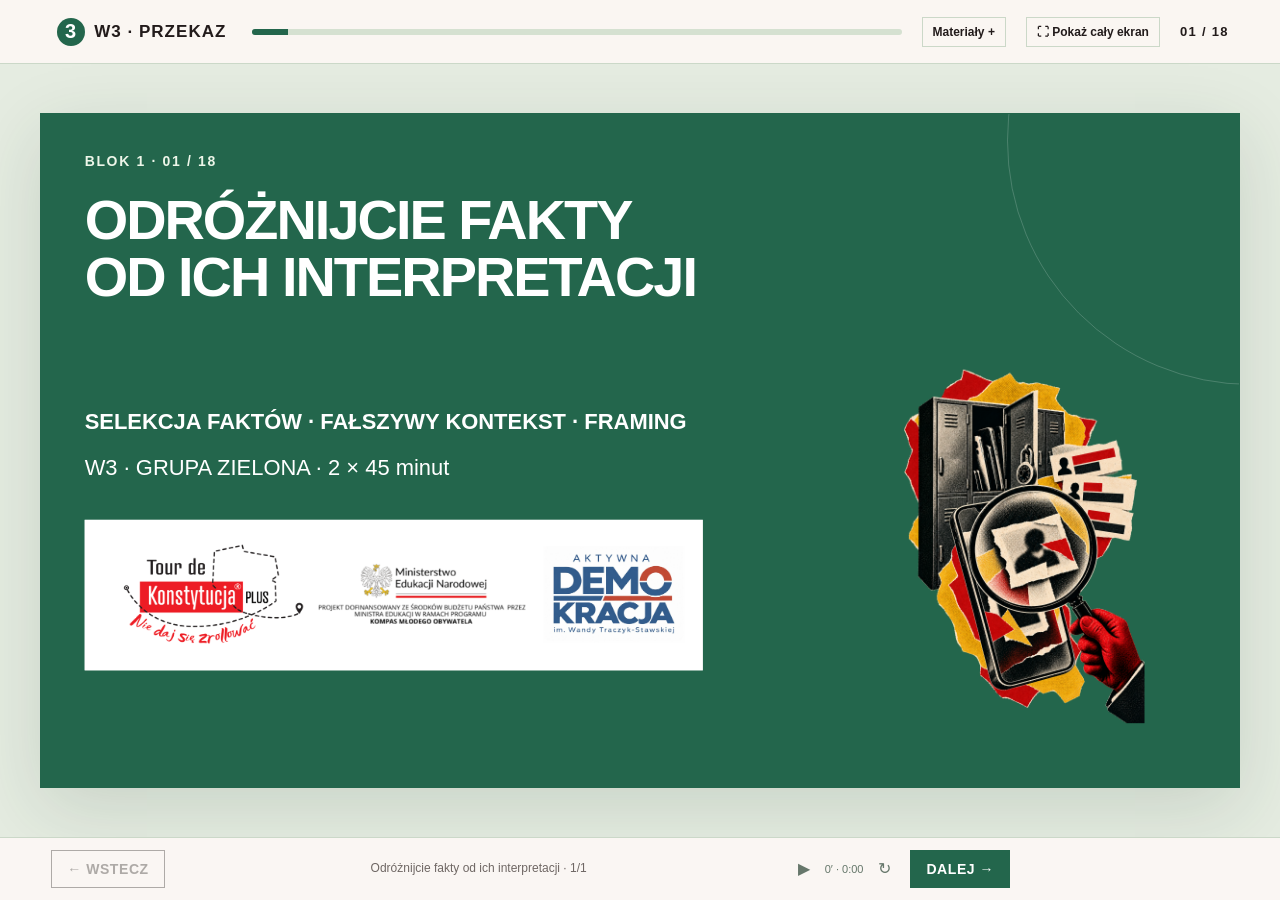
<file: index.html>
<!doctype html><html lang="pl"><head><meta charset="utf-8"><meta name="viewport" content="width=device-width,initial-scale=1"><meta name="theme-color" content="#23664c"><title>W3 · grupa zielona — PRZEKAZ</title><link rel="stylesheet" href="styles.css"><link rel="stylesheet" href="logos.css"><link rel="stylesheet" href="workshop.css"><link rel="stylesheet" href="grupa3.css?v=clock-63"><link rel="stylesheet" href="zielona.css?v=staly-film-8"></head><body><a class="skip-link" href="#slide">Przejdź do treści</a><header class="topbar"><button class="brand" id="overviewButton" aria-expanded="false" aria-controls="overview"><span class="brand-mark">3</span><span>W3 · PRZEKAZ</span></button><div class="progress-wrap"><div class="progress" id="progress"></div></div><button class="small-button" id="extrasButton">Materiały +</button><button class="small-button" id="fullscreenButton" aria-label="Pokaż cały ekran" aria-pressed="false">⛶ Pokaż cały ekran</button><p class="counter" id="counter"></p></header><aside class="overview" id="overview" aria-label="Mapa warsztatu" hidden></aside><main class="shell"><section id="slide" class="slide" tabindex="-1"></section></main><footer class="controls"><button class="nav-button" id="backButton">← Wstecz</button><div class="hint" id="stageLabel"></div><button class="nav-button primary" id="nextButton">Dalej →</button></footer><dialog id="extrasDialog" aria-labelledby="extrasTitle"><div class="dialog-head"><h2 id="extrasTitle">Materiały dodatkowe</h2><button class="work-button secondary" id="closeExtras">Zamknij</button></div><nav class="extra-nav"><button data-extra="film">Krótkie rolki</button><button data-extra="fiszki">Fiszki</button><button data-extra="mapa">Mapa pojęć</button><button data-extra="quiz">Quiz</button><button data-extra="dokumenty">Scenariusz i karty</button></nav><div id="extraContent"></div></dialog><script src="content.js?v=bez-wyroznienia-59"></script><script src="app.js?v=clock-63"></script><script src="lesson-clock.js?v=clock-63"></script><script src="branding.js"></script></body></html>
</file>
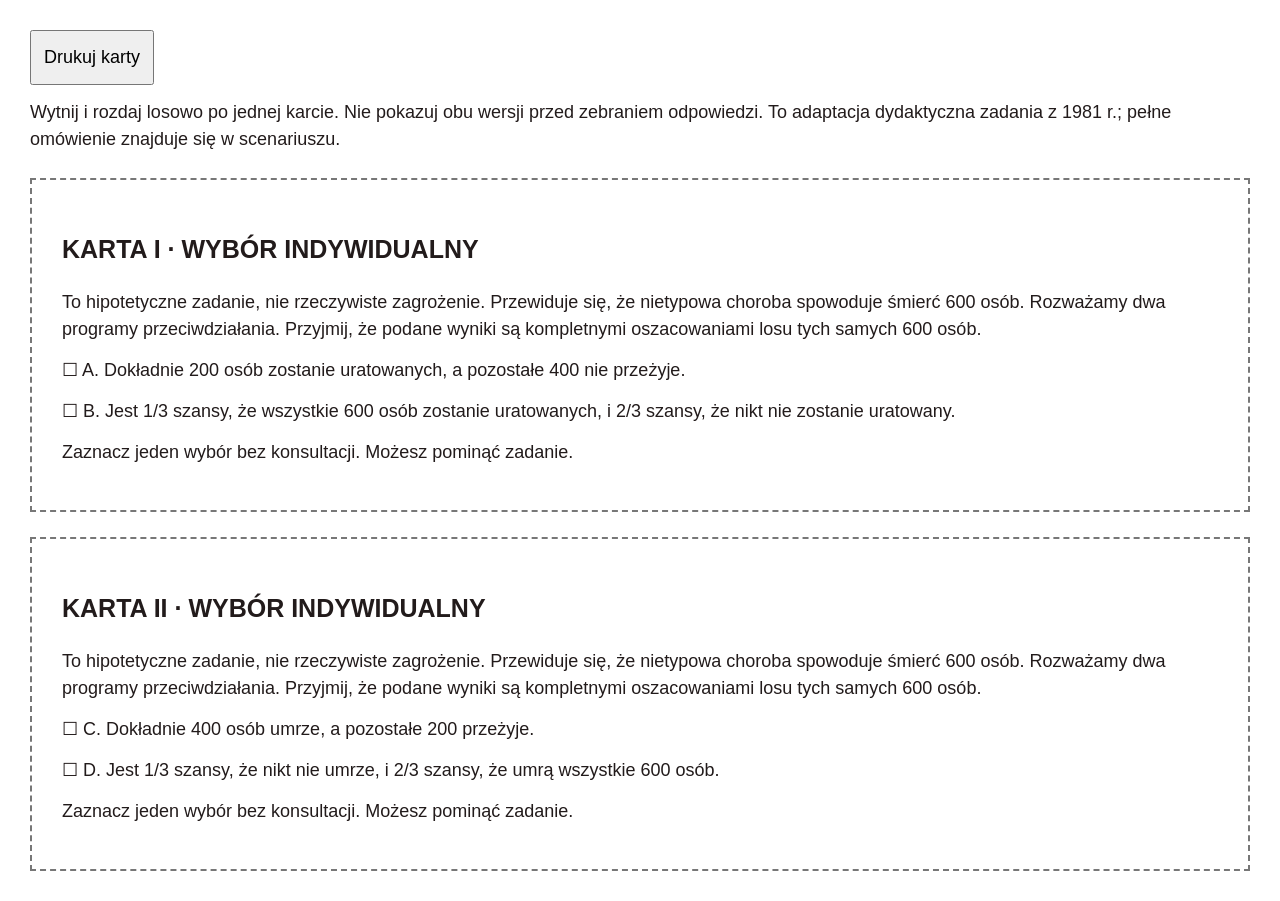
<file: karty.html>
<!doctype html><html lang="pl"><meta charset="utf-8"><title>Karty decyzji — demonstracja ramowania</title><style>body{font:18px/1.5 Arial;color:#221b1b;margin:30px}article{border:2px dashed #777;padding:30px;margin:25px 0;break-inside:avoid}h1{font-size:25px}p{margin:14px 0}.controls{margin:20px 0}button{font:inherit;padding:12px}@media print{.controls{display:none}body{margin:0;font-size:14pt}article{margin:10mm 0;padding:8mm}}</style><div class="controls"><button onclick="window.print()">Drukuj karty</button><p>Wytnij i rozdaj losowo po jednej karcie. Nie pokazuj obu wersji przed zebraniem odpowiedzi. To adaptacja dydaktyczna zadania z 1981 r.; pełne omówienie znajduje się w scenariuszu.</p></div><article><h1>KARTA I · WYBÓR INDYWIDUALNY</h1><p>To hipotetyczne zadanie, nie rzeczywiste zagrożenie. Przewiduje się, że nietypowa choroba spowoduje śmierć 600 osób. Rozważamy dwa programy przeciwdziałania. Przyjmij, że podane wyniki są kompletnymi oszacowaniami losu tych samych 600 osób.</p><p>☐ A. Dokładnie 200 osób zostanie uratowanych, a pozostałe 400 nie przeżyje.</p><p>☐ B. Jest 1/3 szansy, że wszystkie 600 osób zostanie uratowanych, i 2/3 szansy, że nikt nie zostanie uratowany.</p><p>Zaznacz jeden wybór bez konsultacji. Możesz pominąć zadanie.</p></article><article><h1>KARTA II · WYBÓR INDYWIDUALNY</h1><p>To hipotetyczne zadanie, nie rzeczywiste zagrożenie. Przewiduje się, że nietypowa choroba spowoduje śmierć 600 osób. Rozważamy dwa programy przeciwdziałania. Przyjmij, że podane wyniki są kompletnymi oszacowaniami losu tych samych 600 osób.</p><p>☐ C. Dokładnie 400 osób umrze, a pozostałe 200 przeżyje.</p><p>☐ D. Jest 1/3 szansy, że nikt nie umrze, i 2/3 szansy, że umrą wszystkie 600 osób.</p><p>Zaznacz jeden wybór bez konsultacji. Możesz pominąć zadanie.</p></article></html>
</file>
<file: styles.css>
:root{--red:#c62828;--red-dark:#8e1e1e;--ink:#221b1b;--paper:#fbf7f4;--warm:#f3e9e4;--yellow:#f7d86b;--blue:#b9dcef;--green:#2f765d;--line:#d9c8c1;--display:"Arial Narrow","Aptos Display",Impact,sans-serif;--body:Inter,"Aptos",Arial,sans-serif}*{box-sizing:border-box}body{margin:0;background:#ede4df;color:var(--ink);font-family:var(--body);min-width:320px}.skip-link{position:fixed;z-index:20;top:-40px;left:16px;background:#fff;padding:10px;color:#111}.skip-link:focus{top:16px}.topbar{height:64px;display:flex;align-items:center;gap:20px;padding:0 4vw;background:rgba(251,247,244,.95);border-bottom:1px solid var(--line);position:sticky;top:0;z-index:10}.brand{display:flex;align-items:center;gap:9px;border:0;background:transparent;color:var(--ink);font:700 17px var(--display);letter-spacing:.06em;cursor:pointer}.brand-mark{display:grid;place-items:center;width:28px;height:28px;border-radius:50%;background:var(--red);color:#fff;font:800 20px var(--display)}.progress-wrap{height:6px;flex:1;background:#e2d7d2;border-radius:999px;overflow:hidden}.progress{height:100%;width:5%;background:var(--red);transition:width .4s ease}.counter{font:700 13px var(--display);letter-spacing:.1em;white-space:nowrap}.shell{min-height:calc(100vh - 126px);padding:clamp(16px,3vw,42px) 4vw 34px;display:grid;place-items:center}.slide{width:min(1200px,100%);min-height:min(67.5vw,680px);border:1px solid #dfd0c9;background:var(--paper);box-shadow:0 20px 70px rgba(64,30,25,.14);position:relative;overflow:hidden;isolation:isolate;animation:arrive .38s both}.slide::before{content:"";position:absolute;width:38vw;height:38vw;border:1px solid rgba(198,40,40,.13);border-radius:50%;right:-20vw;top:-17vw;z-index:-1}.slide.red{background:var(--red);color:#fff;border:0}.slide.red::before{border-color:rgba(255,255,255,.18)}@keyframes arrive{from{opacity:.25;transform:translateX(18px)}to{opacity:1;transform:translateX(0)}}.slide-inner{min-height:min(67.5vw,680px);padding:clamp(27px,5vw,72px);display:flex;flex-direction:column;gap:clamp(16px,2vw,30px)}.eyebrow{font:800 clamp(12px,1.4vw,16px) var(--display);letter-spacing:.12em;text-transform:uppercase;margin:0;color:var(--red)}.red .eyebrow{color:#ffe9e0}.title{margin:0;font:800 clamp(40px,7vw,92px)/.88 var(--display);letter-spacing:-.035em;text-transform:uppercase}.title.mid{font-size:clamp(36px,5.5vw,72px)}.lead{max-width:800px;margin:0;font-size:clamp(18px,2.25vw,30px);line-height:1.25}.red .lead{color:#ffeae3}.hero{display:grid;grid-template-columns:minmax(0,1.15fr) minmax(270px,.85fr);gap:26px;align-items:center;height:100%}.hero .illustration{max-width:460px;width:100%;justify-self:end;align-self:center}.stamp{position:absolute;right:7%;top:8%;transform:rotate(8deg);padding:7px 11px;border:3px solid var(--red);color:var(--red);font:800 16px var(--display);letter-spacing:.1em}.story{font-size:clamp(17px,1.75vw,23px);line-height:1.45;max-width:740px}.accent{color:var(--red);font-weight:800}.image-corner{position:absolute;right:5%;bottom:5%;width:clamp(130px,21vw,280px);max-height:38%;object-fit:contain;object-position:bottom right;pointer-events:none}.split{display:grid;grid-template-columns:1.03fr .97fr;gap:clamp(22px,4vw,60px);align-items:center;min-height:0;flex:1}.image-side{width:100%;max-height:390px;object-fit:contain}.phone{border:11px solid #221b1b;border-radius:32px;background:#fff;box-shadow:9px 9px 0 #f0ccc8;min-height:420px;padding:17px;position:relative}.phone::before{content:"";display:block;width:30%;height:8px;border-radius:99px;background:#221b1b;margin:0 auto 13px}.chat-heading{font-size:13px;font-weight:800;border-bottom:1px solid #ddd;padding:0 0 10px}.bubble{margin-top:24px;margin-left:20px;background:#f1f1f1;border-radius:18px 18px 18px 4px;padding:14px;font-size:18px;line-height:1.35}.avatar{display:inline-grid;place-items:center;width:28px;height:28px;border-radius:50%;background:var(--red);color:#fff;font-size:13px;font-weight:800;margin-right:6px}.time{font-size:12px;color:#6f6764;margin-top:9px;text-align:right}.decision{display:flex;flex-direction:column;gap:11px}.decision-title{font:800 clamp(36px,5vw,68px)/.9 var(--display);text-transform:uppercase;margin:0}.choice{width:100%;border:2px solid var(--ink);background:#fff;padding:15px 16px;text-align:left;font:800 18px var(--display);letter-spacing:.04em;cursor:pointer;transition:.2s}.choice:hover,.choice:focus-visible{transform:translateX(5px);outline:3px solid var(--ink);outline-offset:2px}.choice.share{background:var(--green);color:#fff;border-color:var(--green)}.choice.check{background:var(--yellow)}.choice.skip{background:var(--red);color:#fff;border-color:var(--red)}.choice.is-selected{box-shadow:7px 7px 0 rgba(34,27,27,.8);transform:translateX(0)}.post{background:#fff;border:2px solid var(--ink);box-shadow:10px 10px 0 #e5c6bd;padding:18px;min-height:420px}.post-head{display:flex;align-items:center;gap:10px;font-size:14px;font-weight:800}.post-avatar{display:grid;place-items:center;width:35px;height:35px;border-radius:50%;background:#b5b5b5;font-size:21px}.post-copy{padding:20px;margin-top:17px;font:800 clamp(20px,2.25vw,29px)/1.12 var(--display);letter-spacing:.015em}.post-copy.yellow{background:var(--yellow)}.post-copy.blue{background:var(--blue)}.post-stats{margin-top:19px;color:#645b58;font-size:14px}.cards{display:grid;grid-template-columns:repeat(auto-fit,minmax(180px,1fr));gap:13px}.card{background:#fff;border:1px solid var(--line);padding:17px;min-height:130px;font-size:16px;line-height:1.25}.card strong{display:block;font:800 19px var(--display);letter-spacing:.02em;margin-bottom:7px}.card.red-card{background:var(--red);color:#fff;border-color:var(--red)}.callout{margin-top:auto;background:var(--red);color:#fff;padding:14px 17px;font:800 clamp(16px,1.9vw,24px)/1.08 var(--display);letter-spacing:.01em}.video-panel{background:#181515;border:5px solid var(--ink);box-shadow:9px 9px 0 var(--red);padding:0;overflow:hidden}.video-panel video{display:block;width:100%;max-height:390px;background:#111}.media-label{display:flex;align-items:center;gap:9px;background:#fff;padding:10px 13px;color:var(--ink);font-size:13px;font-weight:800}.media-label .play{display:grid;place-items:center;width:22px;height:22px;border-radius:50%;background:var(--red);color:#fff;font-size:10px}.steps{display:grid;grid-template-columns:repeat(5,minmax(0,1fr));gap:8px}.step{background:#fff;border-top:5px solid var(--red);padding:12px;font-size:14px;line-height:1.25}.step b{display:block;font:800 26px var(--display);color:var(--red);margin-bottom:6px}.band-list{display:grid;gap:8px}.band{display:grid;grid-template-columns:42px 1fr;gap:12px;align-items:center;background:#fff;border-left:7px solid var(--yellow);padding:13px 15px;font-size:clamp(15px,1.7vw,20px);line-height:1.25}.band b{font:800 27px var(--display);color:var(--red)}.band.danger{border-color:var(--red);background:#fff0ed}.number{font:800 clamp(50px,8vw,105px)/.8 var(--display);color:var(--red)}.building{display:grid;gap:2px}.floor{background:#fff;border:1px solid var(--line);padding:12px 14px;font-size:15px}.floor.alert{background:var(--red);color:#fff;border-color:var(--red)}.sequence{display:grid;grid-template-columns:repeat(3,1fr);gap:12px;align-items:stretch}.sequence-card{display:flex;flex-direction:column;justify-content:space-between;min-height:180px;padding:20px;background:#f9d9d0;color:var(--ink)}.sequence-card:nth-child(2){background:#eab2a6}.sequence-card:nth-child(3){background:#fff;color:var(--red)}.sequence-card b{font:800 clamp(30px,4vw,52px)/.9 var(--display)}.quote-grid{display:grid;grid-template-columns:repeat(2,1fr);gap:12px}.quote{border:2px solid var(--ink);background:#fff;padding:18px;text-align:left;font:700 clamp(17px,2.1vw,25px)/1.1 var(--display);cursor:pointer}.quote:hover,.quote:focus-visible,.quote.active{background:var(--yellow);outline:3px solid var(--ink);outline-offset:2px}.quote-result{margin-top:8px;min-height:23px;color:var(--red);font-weight:800}.truth{font-size:clamp(16px,1.75vw,21px);line-height:1.38;max-width:790px}.note{background:#fff4a9;color:#272017;width:min(350px,100%);aspect-ratio:1;justify-self:center;padding:10% 9%;transform:rotate(-3deg);box-shadow:10px 12px 0 rgba(34,27,27,.14);display:flex;flex-direction:column;justify-content:center;font-size:clamp(19px,2.3vw,30px);line-height:1.25}.note b{font:800 35px var(--display);position:absolute;right:10%;top:8%;color:var(--red)}.three-bands{display:grid;gap:9px}.three-bands>div{padding:17px 20px;background:#fff;font-size:clamp(17px,2vw,25px);line-height:1.15}.three-bands .core{background:var(--red);color:#fff;font-weight:800}.target{display:grid;place-items:center;position:relative;width:min(410px,80vw);aspect-ratio:1;border-radius:50%;background:radial-gradient(circle,#fff 0 18%,#f6d9d3 19% 36%,#e5a095 37% 56%,var(--red) 57%);border:3px solid var(--red);margin:auto;text-align:center;padding:30%;font:800 clamp(16px,2vw,25px)/1 var(--display);color:var(--ink)}.target::after{content:"CO?\A (twierdzenie)\A\A SKĄD?\A (źródło)\A\A KTO JESZCZE?\A (potwierdzenie)";white-space:pre-wrap}.audio-block{margin-top:auto;width:min(470px,100%);padding:12px;border:1px solid rgba(255,255,255,.45);background:rgba(0,0,0,.13)}.audio-block p{margin:0 0 8px;font:700 14px var(--display);letter-spacing:.04em}.audio-block audio{display:block;width:100%;height:34px}.audio-link{display:inline-flex;align-items:center;gap:9px;margin-top:9px;color:#fff;font-size:12px;text-decoration:none}.audio-link:hover{text-decoration:underline}.controls{position:sticky;bottom:0;display:grid;grid-template-columns:1fr auto 1fr;align-items:center;gap:15px;padding:12px 4vw;background:rgba(251,247,244,.95);border-top:1px solid var(--line);z-index:10}.nav-button{justify-self:start;border:1px solid var(--ink);padding:10px 15px;background:transparent;color:var(--ink);font:800 14px var(--display);letter-spacing:.04em;text-transform:uppercase;cursor:pointer}.nav-button.primary{justify-self:end;background:var(--red);border-color:var(--red);color:#fff}.nav-button:disabled{opacity:.35;cursor:not-allowed}.nav-button:not(:disabled):hover{transform:translateY(-2px);box-shadow:3px 3px 0 var(--ink)}.hint{font-size:12px;color:#6f6764;text-align:center}.overview{position:fixed;z-index:11;top:64px;left:0;bottom:0;width:min(390px,100%);padding:22px;background:#fffaf7;border-right:1px solid var(--line);box-shadow:15px 20px 70px rgba(34,27,27,.16);overflow:auto}.overview-title{font:800 28px var(--display);margin:0 0 15px}.overview button{display:block;width:100%;border:0;border-bottom:1px solid var(--line);padding:12px 6px;background:none;text-align:left;color:var(--ink);font:600 14px var(--body);cursor:pointer}.overview button small{display:inline-block;width:34px;color:var(--red);font:800 15px var(--display)}.overview button.active{background:#f5e2dc;color:var(--red)}@media(max-width:720px){.topbar{gap:12px}.shell{padding:16px 12px 25px}.slide,.slide-inner{min-height:calc(100vh - 145px)}.slide-inner{padding:28px 24px}.hero,.split{grid-template-columns:1fr}.hero .illustration{display:none}.image-side{max-height:170px}.phone,.post{min-height:0}.phone{padding:14px;border-width:8px}.cards{grid-template-columns:1fr 1fr}.steps{grid-template-columns:1fr}.step{display:grid;grid-template-columns:35px 1fr;gap:8px}.step b{margin:0}.sequence{grid-template-columns:1fr}.sequence-card{min-height:100px}.quote-grid{grid-template-columns:1fr}.controls{grid-template-columns:1fr 1fr}.hint{display:none}.nav-button{width:100%;justify-self:stretch}.nav-button span{display:none}.image-corner{opacity:.22;width:160px}.audio-block{margin-top:12px}.title{font-size:clamp(38px,14vw,70px)}}
</file>
<file: logos.css>
.project-logos{width:min(620px,100%);margin-top:auto;background:#fff;padding:9px 13px;border:1px solid rgba(255,255,255,.6);box-shadow:8px 8px 0 rgba(67,12,12,.2)}
.project-logos img{display:block;width:100%;height:auto}
@media(max-width:720px){.project-logos{padding:6px 8px;margin-top:10px;width:100%}}
</file>
<file: workshop.css>
.work-content{display:grid;gap:20px;min-width:0}.work-content p{margin:0;font-size:clamp(18px,1.8vw,24px);line-height:1.4}.work-content .small{font-size:14px;color:#6f6764}.work-content .cards{grid-template-columns:1fr}.work-content .card{min-height:auto}.work-content .callout{margin:0}.work-content .lead{font-size:clamp(23px,2.5vw,33px)}.workshop .title{line-height:1.02}.workshop .hero>div{display:grid;gap:25px}.workshop .hero{height:auto}.workshop .image-corner{position:static;max-height:180px;align-self:end}.workshop.type-case .split{grid-template-columns:1.65fr .65fr}.workshop .steps{grid-template-columns:1fr}.workshop .step{display:flex;gap:14px;font-size:19px}.workshop .step b{min-width:25px}.workshop .stamp{position:static;align-self:flex-end}.workshop .choice:not(button){cursor:default}.workshop .choice:not(button):hover{transform:none;outline:none}.work-timer{display:flex;align-items:center;gap:10px;flex-wrap:wrap;padding:14px 0}.work-timer output{font:800 36px var(--display);font-variant-numeric:tabular-nums;min-width:90px}.work-timer p{flex-basis:100%;min-height:24px;margin:0;font-size:18px}.work-button{border:2px solid var(--red);background:var(--red);color:#fff;padding:12px 16px;font:700 16px var(--body);cursor:pointer}.work-button.secondary{background:transparent;color:var(--red)}.work-button:focus-visible{outline:3px solid var(--ink);outline-offset:4px}.ballots{display:grid;gap:10px;margin-top:14px}.film-stage{width:min(860px,100%);margin:0 auto}.film-stage video{max-height:58vh;width:100%}.film-stage .video-panel{box-shadow:none}.spoken-quote{font:700 clamp(26px,3vw,42px)/1.2 var(--body);margin:0;padding:25px 0;border-top:5px solid var(--red)}.answer{background:#fff;border-left:7px solid var(--red);padding:20px;font-size:24px;line-height:1.4}.answer[hidden]{display:none}.note-template{background:#fff4a9;padding:24px;line-height:1.6;font-size:23px;transform:rotate(-1deg)}.u-model svg{display:block;width:100%}.u-model>div{display:flex;justify-content:space-between;font-size:14px}.sender{font-weight:700;margin-bottom:10px}.hint{max-width:600px}.workshop .project-logos{width:100%;box-shadow:none}.workshop.type-sequence .title{font-size:clamp(32px,4vw,58px)}
@media(max-width:720px){.workshop.type-case .split{grid-template-columns:1fr}.workshop .hero .illustration{display:block;max-height:210px;object-fit:contain;justify-self:center}.hint{display:block;font-size:11px;grid-row:1;grid-column:1/-1}.controls{gap:7px}.nav-button span{display:inline}.workshop .split{gap:22px}.workshop .image-side{max-height:170px}.workshop .card{font-size:17px}.workshop .cards{grid-template-columns:1fr}.film-stage video{max-height:55vh}.workshop .slide-inner{padding:25px}.workshop .title.mid{font-size:34px}}
@media(prefers-reduced-motion:reduce){.slide{animation:none}.progress{transition:none}}
.long-film{border:2px solid var(--red);background:#fff}.long-film summary{padding:18px 22px;cursor:pointer;list-style:none;display:flex;justify-content:space-between;gap:14px;align-items:center;font-weight:800;color:var(--red);font-size:21px}.long-film summary::-webkit-details-marker{display:none}.long-film summary:focus-visible{outline:3px solid var(--ink);outline-offset:4px}.long-film-title{font-size:16px;font-weight:600;color:var(--ink)}.long-film[open] summary{border-bottom:1px solid var(--line)}.long-film-body{padding:20px}.long-film-body>p{font-size:20px;line-height:1.4;margin:0 0 20px}.long-film .video-panel{box-shadow:none}.long-film video{aspect-ratio:16/9;max-height:none;width:100%}@media(max-width:720px){.long-film summary{align-items:flex-start;flex-direction:column}.long-film-body{padding:12px}}
.fud-defence{gap:18px;padding:32px 40px}.fud-heading{display:flex;justify-content:space-between;align-items:center;gap:20px}.fud-heading .title.mid{font-size:clamp(32px,4vw,54px);margin-top:12px}.fud-art{width:125px;height:140px;object-fit:contain}.fud-context{max-width:920px;font-size:20px;line-height:1.4;margin:0}.fud-defence>.work-button{justify-self:start;align-self:flex-start}.fud-answer[hidden]{display:none}.fud-actions{display:grid;grid-template-columns:repeat(3,1fr);gap:16px;padding:0;margin:0;list-style:none}.fud-actions li{background:#fff;border-top:4px solid var(--red);padding:18px}.fud-number{display:inline-grid;place-items:center;background:var(--red);color:white;width:32px;height:32px;font-weight:800;border-radius:50%}.fud-actions h2{font:800 24px/1.12 var(--display);margin:12px 0}.fud-actions p{font-size:18px;line-height:1.38;margin:10px 0 0}.fud-actions .fud-action{border-top:1px solid var(--line);padding-top:12px}.fud-rule{background:var(--red);color:white;padding:14px 18px;font-size:20px;line-height:1.35;margin:16px 0 8px}.fud-boundary{font-size:17px;line-height:1.4;margin:8px 0 16px}.fud-other{display:grid;grid-template-columns:1fr 1fr;gap:18px;border-top:1px solid var(--line);padding-top:12px}.fud-other p{font-size:16px;line-height:1.4;margin:0}
@media(max-width:720px){.fud-actions,.fud-other{grid-template-columns:1fr}.fud-art{width:75px;height:110px}.fud-heading .title.mid{font-size:30px}.fud-context{font-size:18px}.fud-defence{padding:25px}}
</file>
<file: grupa3.css>
.small-button{border:1px solid var(--line);background:transparent;padding:7px 10px;font:700 12px var(--body);color:var(--ink);cursor:pointer}.post-head{display:flex;justify-content:space-between;gap:10px}.post-head small{font-size:10px;color:var(--red)}.post-copy{font-size:clamp(22px,2.1vw,31px);line-height:1.3}.school-image{display:grid;place-items:center;background:#e1e3e7;padding:24px;margin-bottom:20px;transform:rotate(-1deg);border:1px solid #888}.school-image span{font:800 50px var(--body);letter-spacing:15px;color:#193743}.school-image small{font-size:11px}.work-content .cards{gap:10px}.work-content .card{font-size:20px;padding:18px}.workshop .title.mid{font-size:clamp(34px,4.6vw,65px)}.workshop .image-side{max-height:430px;object-fit:contain}.workshop .split{grid-template-columns:1.35fr .65fr}.workshop .project-logos{margin-top:22px}.workshop .small{font-size:13px}.chart-controls{display:flex;gap:20px;flex-wrap:wrap;font-size:16px}.chart-controls label{display:flex;gap:10px;align-items:center}#charts{display:grid;grid-template-columns:1fr 1fr;gap:25px}#charts h3{font-size:21px}#charts svg{width:100%;background:#fff}table{border-collapse:collapse;font-size:14px}th,td{padding:7px 16px;border-bottom:1px solid var(--line)}.long-film-body video{max-height:65vh}.extra-nav{display:flex;flex-wrap:wrap;gap:10px;margin:18px 0}.extra-nav button,.extra-nav a{font:700 16px var(--body);padding:12px 16px;color:var(--red);background:white;border:1px solid var(--red);cursor:pointer;text-decoration:none}.extra-nav button[aria-pressed=true]{background:var(--red);color:white}.quiz-options{display:grid}.dialog-head{display:flex;align-items:center;justify-content:space-between;gap:20px}.dialog-head h2{font:800 30px var(--display);text-transform:uppercase}dialog{width:min(1100px,calc(100% - 28px));max-height:90vh;border:1px solid var(--line);background:var(--paper);padding:24px 30px;color:var(--ink)}dialog::backdrop{background:#221b1bd9}dialog video{display:block;width:100%;max-height:60vh;background:#111}dialog h3{font:800 27px var(--display)}dialog p{font-size:18px;line-height:1.45}dialog .small{font-size:13px}dialog .answer{font-size:19px}.hint{font-size:12px;line-height:1.3}.film-stage .small{font-size:13px}.overview{z-index:30}.image-side{pointer-events:none}.slide:focus{outline:none}button:focus-visible,a:focus-visible,summary:focus-visible,input:focus-visible{outline:3px solid #15556c;outline-offset:4px}.school-image:has(img){padding:0}.school-image img{width:100%;height:160px;object-fit:contain}.school-image span{display:none}
@media(max-width:720px){.topbar{gap:8px;padding:0 14px}.brand{font-size:13px}.small-button{font-size:10px;padding:5px}.counter{font-size:11px}.workshop .split{grid-template-columns:1fr}.workshop .image-side{max-height:200px;justify-self:center}.workshop .title.mid{font-size:34px}.slide-inner{padding:26px}.work-content .card{font-size:17px}#charts{grid-template-columns:1fr}.post-copy{font-size:22px}.dialog-head h2{font-size:23px}dialog{padding:18px}.extra-nav button,.extra-nav a{font-size:14px}.controls{padding-inline:14px}.school-image{padding:10px}}
@media print{.topbar,.controls,.overview,.extra-nav,.work-timer,.small-button{display:none}.shell{padding:0}.slide{box-shadow:none;border:0}.slide-inner{padding:20px}.image-side{max-height:250px}}

.project-logos{width:min(400px,100%)}.project-logos img{aspect-ratio:16/9;object-fit:contain}

.project-logos{width:min(620px,100%)}.project-logos img{aspect-ratio:auto;height:auto}
.project-logos{width:min(620px,100%)}.project-logos img{aspect-ratio:auto;height:auto}
.red .card{color:var(--ink);background:var(--paper)}
#slide[data-plan="17"] .cards{grid-template-columns:repeat(3,1fr)}
#slide[data-plan="17"] .card{font-size:17px;padding:14px 10px}
@media(max-width:720px){#slide[data-plan="17"] .cards{grid-template-columns:1fr}}

/* Fikcyjne wpisy w wyglądzie mediów społecznościowych */
.post{min-height:0;padding:20px;border:1px solid #cad2cd;border-radius:14px;box-shadow:0 8px 28px #193f2417;align-self:center}.post-head{align-items:flex-start;justify-content:flex-start;gap:12px}.social-avatar{display:grid;place-items:center;flex:0 0 42px;height:42px;border-radius:50%;background:#23664c;color:#fff;font:800 16px var(--body)}.social-identity{display:grid;gap:4px;min-width:0;flex:1}.social-identity strong{font:700 16px var(--body)}.social-identity>span{font:400 13px var(--body);color:#53645b;overflow-wrap:anywhere}.post-head .social-identity small{color:#657369;font:400 12px var(--body)}.social-simulation{font:700 9px var(--body);color:#476251;border:1px solid #cbd8c8;border-radius:4px;padding:4px;white-space:nowrap}.post .post-copy{font:400 clamp(17px,1.55vw,22px)/1.46 var(--body);letter-spacing:0;padding:0;margin:20px 0}.post-copy p{margin:0 0 12px}.post-copy strong{font-weight:800}.social-stats{display:flex;flex-wrap:wrap;justify-content:space-between;gap:8px;padding:12px 0;color:#53645b;font:400 12px var(--body);border-bottom:1px solid #dbe1dc}.social-actions{display:flex;justify-content:space-around;gap:8px;padding:13px 0 0;color:#46594e;font:600 12px var(--body)}.school-image{margin:14px 0;transform:none;border:0;background:#edf0eb}.school-image img{height:190px;object-fit:cover}.school-image small{font:600 9px var(--body);padding:4px}.decision .decision-title{font-size:clamp(30px,3vw,44px)}@media(max-width:720px){.post{padding:16px}.post-head{flex-wrap:wrap}.social-simulation{margin-left:54px}.post .post-copy{font-size:18px}.social-stats,.social-actions{font-size:11px}.school-image img{height:160px}}

.callout-reveal{display:block;width:100%;border:0;text-align:left;cursor:pointer;font:700 clamp(20px,2vw,28px)/1.3 var(--body);color:#fff;background:var(--red);padding:20px}.callout-reveal:hover{background:var(--red-dark)}.context-explanation[hidden]{display:none}

.work-content .first-reaction-question{font-size:clamp(30px,3.5vw,52px);font-weight:700;line-height:1.2;margin:0}

.recalled-post-image{margin:0;display:grid;gap:16px}.recalled-post-image img{display:block;width:100%;max-height:340px;object-fit:contain}.recalled-post-image figcaption{font-size:clamp(20px,2.1vw,29px);line-height:1.35;padding:16px;background:#fff;border-left:5px solid var(--red)}

.authentic-evidence{display:grid;grid-template-columns:minmax(0,.85fr) minmax(0,1fr);gap:24px;align-items:center}.authentic-evidence figure{margin:0;text-align:center}.authentic-evidence img{display:block;max-width:100%;max-height:420px;object-fit:contain;margin:auto}.authentic-evidence .small{font-size:13px;line-height:1.4}.authentic-evidence p{font-size:20px}@media(max-width:720px){.authentic-evidence{grid-template-columns:1fr}.authentic-evidence img{max-height:340px}.authentic-evidence p{font-size:17px}}

.source-comparison{margin:0;text-align:center}.source-comparison img{display:block;width:100%;max-height:340px;object-fit:contain}.comparison-captions{display:grid;grid-template-columns:1fr 1fr;gap:20px}.work-content .comparison-captions p{font-size:17px;line-height:1.35}.source-comparison~.callout{font-size:20px;padding:12px}@media(max-width:720px){.source-comparison img{max-height:270px}.comparison-captions{gap:12px}.work-content .comparison-captions p{font-size:14px}}

.framing-glasses{display:block;max-height:180px;width:auto;max-width:100%;object-fit:contain;margin:auto}

.slide.break-only{display:grid;place-items:center}.break-title{font:800 clamp(70px,12vw,170px)/1 var(--display);letter-spacing:.03em;text-align:center;color:var(--red)}

.lesson-minute{position:absolute;right:12px;bottom:9px;font:500 11px/1 var(--body);font-variant-numeric:tabular-nums;color:#66776b;z-index:3;pointer-events:none}.red .lesson-minute{color:#e2ede3}.break-only .lesson-minute{color:#66776b}



/* Stały format projekcyjny 16:9. Treść jest osobnym skalowanym płótnem. */
html,body{height:100%;overflow:hidden}.shell{padding:16px!important;min-height:0!important;height:calc(100vh - 126px);display:grid;place-items:center}.slide{min-height:0!important;max-width:none;flex:none;box-sizing:border-box;animation:none!important}.slide.red{border:1px solid transparent}.slide-inner{position:absolute;left:0;top:0;width:1200px!important;min-height:675px!important;height:auto;padding:38px 42px!important;gap:22px!important;transform-origin:top left;box-sizing:border-box}.workshop .title.mid{font-size:56px!important;line-height:1.03}.slide-inner .eyebrow{font-size:14px}.slide-inner .split{grid-template-columns:1.35fr .65fr!important;gap:30px;align-items:center}.slide-inner .work-content{gap:16px}.slide-inner .work-content p{font-size:22px;line-height:1.35}.slide-inner .work-content .small{font-size:13px}.slide-inner .work-content .cards{grid-template-columns:repeat(auto-fit,minmax(190px,1fr))!important;gap:10px}.slide-inner .work-content .card{font-size:18px;padding:16px}.slide-inner .image-side{max-height:370px!important;max-width:100%;width:100%}.slide-inner .post .post-copy{font-size:20px;line-height:1.4}.slide-inner .social-simulation{margin-left:0}.slide-inner .school-image img{height:170px}.slide-inner .decision-title{font-size:42px}.slide-inner .choice{font-size:18px}.slide-inner .reel-preview{height:300px;width:230px}.slide-inner .first-reaction-question{font-size:46px!important}.slide-inner .authentic-evidence{grid-template-columns:.85fr 1fr}.slide-inner .authentic-evidence img{max-height:390px}.slide-inner .authentic-evidence p{font-size:20px}.slide-inner .authentic-evidence .small{font-size:12px}.slide-inner .infographic{max-height:350px}.slide-inner .source-comparison img{max-height:310px}.slide-inner .comparison-captions{grid-template-columns:1fr 1fr}.slide-inner .comparison-captions p{font-size:17px}.slide-inner #charts{grid-template-columns:1fr 1fr}.slide-inner .recalled-post-image img{max-height:310px}.slide-inner .recalled-post-image figcaption{font-size:25px}.slide-inner .note-template{font-size:23px;padding:22px}.slide-inner .work-timer{padding:8px 0}.slide-inner .project-logos{width:min(620px,100%)}.controls{position:fixed;left:0;right:0;bottom:0}.break-title{font-size:clamp(48px,10vw,140px)}

button.infographic-link{width:100%;padding:0;border:0;background:transparent;font:inherit;cursor:zoom-in}#graphicOverlay{position:absolute;inset:0;z-index:60;display:grid;grid-template-rows:auto minmax(0,1fr);gap:10px;padding:12px;background:var(--paper);overflow:hidden}#graphicOverlay header{display:flex;justify-content:flex-end}#graphicOverlay img{display:block;width:100%;height:100%;object-fit:contain;min-height:0}#graphicOverlay .work-button{font-size:14px;padding:9px 14px}

.slide-inner.full-graphic{padding:0!important;height:675px!important;gap:0!important;display:block}.full-graphic img{display:block;width:1200px;height:675px;object-fit:contain;background:white}

/* Tryb projekcji: wyłącznie plansza, bez interfejsu i jasnego otoczenia. */
.shell:fullscreen{width:100vw;height:100vh!important;max-width:none;margin:0;padding:0!important;background:#000;display:grid;place-items:center;overflow:hidden}.shell:fullscreen::backdrop{background:#000}.shell:fullscreen .slide{box-shadow:none;border:0!important;margin:0}.shell:fullscreen .slide-inner{outline:none}.shell:fullscreen .lesson-minute{right:12px;bottom:10px}

.slide-inner .cover-techniques{font-family:var(--body);font-size:22px;font-weight:600;line-height:1.35;letter-spacing:0}

/* Większe ilustracje w powrocie do historii szkoły. */
#slide[data-plan="14"] .slide-inner .split{grid-template-columns:1.1fr .9fr!important;gap:24px}#slide[data-plan="14"] .slide-inner .image-side{max-height:470px!important;width:100%}#slide[data-plan="14"] .slide-inner .recalled-post-image img{max-height:390px}#slide[data-plan="14"] .slide-inner .recalled-post-image:not(:has(figcaption)) img{max-height:450px}

/* Clock stays on the projection surface, above film and graphic overlays. */
.shell{position:relative}#lessonClock{position:absolute;right:14px;bottom:10px;z-index:1000;font:500 11px/1.3 var(--body);font-variant-numeric:tabular-nums}#clockFace{font:inherit;color:#23664c;background:#faf7f2;border:1px solid #cbd7cd;border-radius:3px;padding:3px 6px;cursor:pointer}#lessonClock[data-pace="ahead"] #clockFace{color:#23664c}#lessonClock[data-pace="late"] #clockFace{color:#9d2925;border-color:#9d2925}#lessonClock[data-pace="ready"] #clockFace{color:#66776b}#clockControls{position:absolute;right:0;bottom:28px;width:175px;padding:10px;background:#faf7f2;color:#222;border:1px solid #cbd7cd;box-shadow:0 3px 12px #0002}#clockControls[hidden]{display:none}#clockControls button{display:block;width:100%;margin-top:7px;font:inherit;padding:6px;cursor:pointer}.lesson-minute{visibility:hidden}

#clockQuickStart{font:500 11px/1.3 var(--body);padding:4px 7px;margin-right:6px;background:#23664c;color:white;border:1px solid #23664c;border-radius:3px;cursor:pointer}

#lessonClock[data-pace="on"] #clockFace{color:#1565c0;border-color:#1565c0}#lessonClock[data-pace="ahead"] #clockFace{color:#23664c;border-color:#23664c}#lessonClock[data-pace="late"] #clockFace{color:#c62828;border-color:#c62828}

/* Discreet lesson controls in the navigation footer; no pause action. */
.controls{display:flex;align-items:center;gap:14px}.controls .hint{flex:1}#lessonClock{position:static;display:flex;align-items:center;gap:6px;white-space:nowrap;font-size:11px}#clockFace{padding:2px 4px;border:0;background:transparent;cursor:default}#clockQuickStart,#clockReset{font:500 16px/1 var(--body);padding:5px;margin:0;border:0;background:transparent;color:#66776b;cursor:pointer}#clockQuickStart[hidden]{display:none}#clockQuickStart:hover,#clockReset:hover{color:#23664c;background:#e8eee8}.shell:fullscreen #lessonClock{display:none}

#projectionClock{display:none}.shell:fullscreen #projectionClock{display:block;position:absolute;right:12px;bottom:10px;z-index:1000;font:500 11px/1.3 var(--body);font-variant-numeric:tabular-nums;padding:2px 4px;background:#faf7f2;color:#66776b}#projectionClock[data-pace="on"]{color:#1565c0!important}#projectionClock[data-pace="ahead"]{color:#23664c!important}#projectionClock[data-pace="late"]{color:#c62828!important}
</file>
<file: zielona.css>
/* W3 — grupa zielona */
:root{--red:#23664c;--red-dark:#174632;--warm:#edf3e9;--line:#cbd8c8}
body{background:#e5ece1}.slide{border-color:#cbd8c8;box-shadow:0 20px 70px rgba(25,60,40,.14)}
.slide::before{border-color:rgba(35,102,76,.13)}
.red .eyebrow,.red .lead{color:#edf6e9}
.progress-wrap{background:#d5e1d1}.overview{background:#f7faf3}.overview button.active{background:#e1edda}
.phone{box-shadow:9px 9px 0 #cfdeca}
.target{background:radial-gradient(circle,#fff 0 18%,#e2ecdc 19% 36%,#a8c69d 37% 56%,var(--red) 57%)}
.choice.skip{background:#c62828;border-color:#c62828;color:#fff}

.mechanism-video{grid-column:1/-1}.mechanism-video summary{cursor:pointer;font-weight:700;padding:14px;border:2px solid var(--red)}
.reel-panel{display:flex;gap:22px;align-items:center;background:#f5f8f0;color:var(--ink);padding:16px;margin-top:12px;min-width:0}.mechanism-reel{display:block;width:min(230px,40%);height:340px;object-fit:contain;background:#111}.reel-caption{flex:1;font-size:17px;line-height:1.45}.reel-caption p{font-size:17px}.reel-caption .small{font-size:13px}.reel-library{display:grid;gap:22px}.infographic-link{display:block;color:var(--red);text-align:center}.infographic{display:block;width:100%;max-height:52vh;object-fit:contain;background:#fff}.infographic-link span{display:block;font-size:14px;padding:6px}.work-content:has(.mechanism-video){min-width:0}.split:has(.mechanism-video[open]){grid-template-columns:1fr}.split:has(.mechanism-video[open])>.image-side{display:none}@media(max-width:720px){.reel-panel{flex-direction:column}.mechanism-reel{width:100%;height:340px}.infographic{max-height:none}}

.split:has(.mechanism-video){grid-template-columns:1fr}.split:has(.mechanism-video)>.image-side{display:none}.mechanism-video .reel-panel{border:1px solid #cbd8c8}.mechanism-reel{cursor:pointer}.mechanism-video .reel-caption h3::before{content:"▶ ";color:var(--red)}

/* Film zachowuje dokładny obrys planszy; nie uczestniczy w układzie strony. */
.reel-preview{position:relative;display:block;width:min(300px,100%);height:340px;justify-self:center;align-self:center;padding:0;border:2px solid var(--red);background:#17251c;cursor:pointer;overflow:hidden;border-radius:8px;color:white}.reel-preview img{width:100%;height:100%;object-fit:contain;display:block}.reel-play{position:absolute;left:50%;top:50%;transform:translate(-50%,-50%);display:grid;place-items:center;width:64px;height:64px;border-radius:50%;background:#23664cee;color:white;font-size:28px;box-shadow:0 2px 15px #0006}.reel-preview-title{position:absolute;bottom:0;left:0;right:0;padding:12px;background:#173e30ed;font:700 15px var(--body)}
#reelOverlay{position:absolute;inset:0;z-index:50;display:grid;grid-template-rows:auto minmax(0,1fr) auto;gap:10px;padding:16px;background:#15271e;color:#fff;overflow:hidden;box-sizing:border-box}#reelOverlay header{display:flex;justify-content:space-between;align-items:center;gap:12px;font:700 18px var(--body)}#reelOverlay header button{padding:8px 14px;white-space:nowrap}#reelOverlay video{display:block;width:100%;height:100%;min-height:0;object-fit:contain;background:#101713}.reel-overlay-note{margin:0;max-height:100px;overflow:auto;font:400 13px/1.4 var(--body);color:#edf6e9}.reel-library{grid-template-columns:repeat(3,minmax(0,1fr))}.reel-library .reel-preview{width:100%}@media(max-width:720px){.reel-preview{height:240px;width:200px}#reelOverlay{padding:10px}#reelOverlay header{font-size:14px}.reel-overlay-note{font-size:12px;max-height:130px}.reel-library{grid-template-columns:1fr}}

#reelOverlay{inset:-1px}@media(max-width:720px){.reel-preview{height:150px;width:170px}}
</file>
